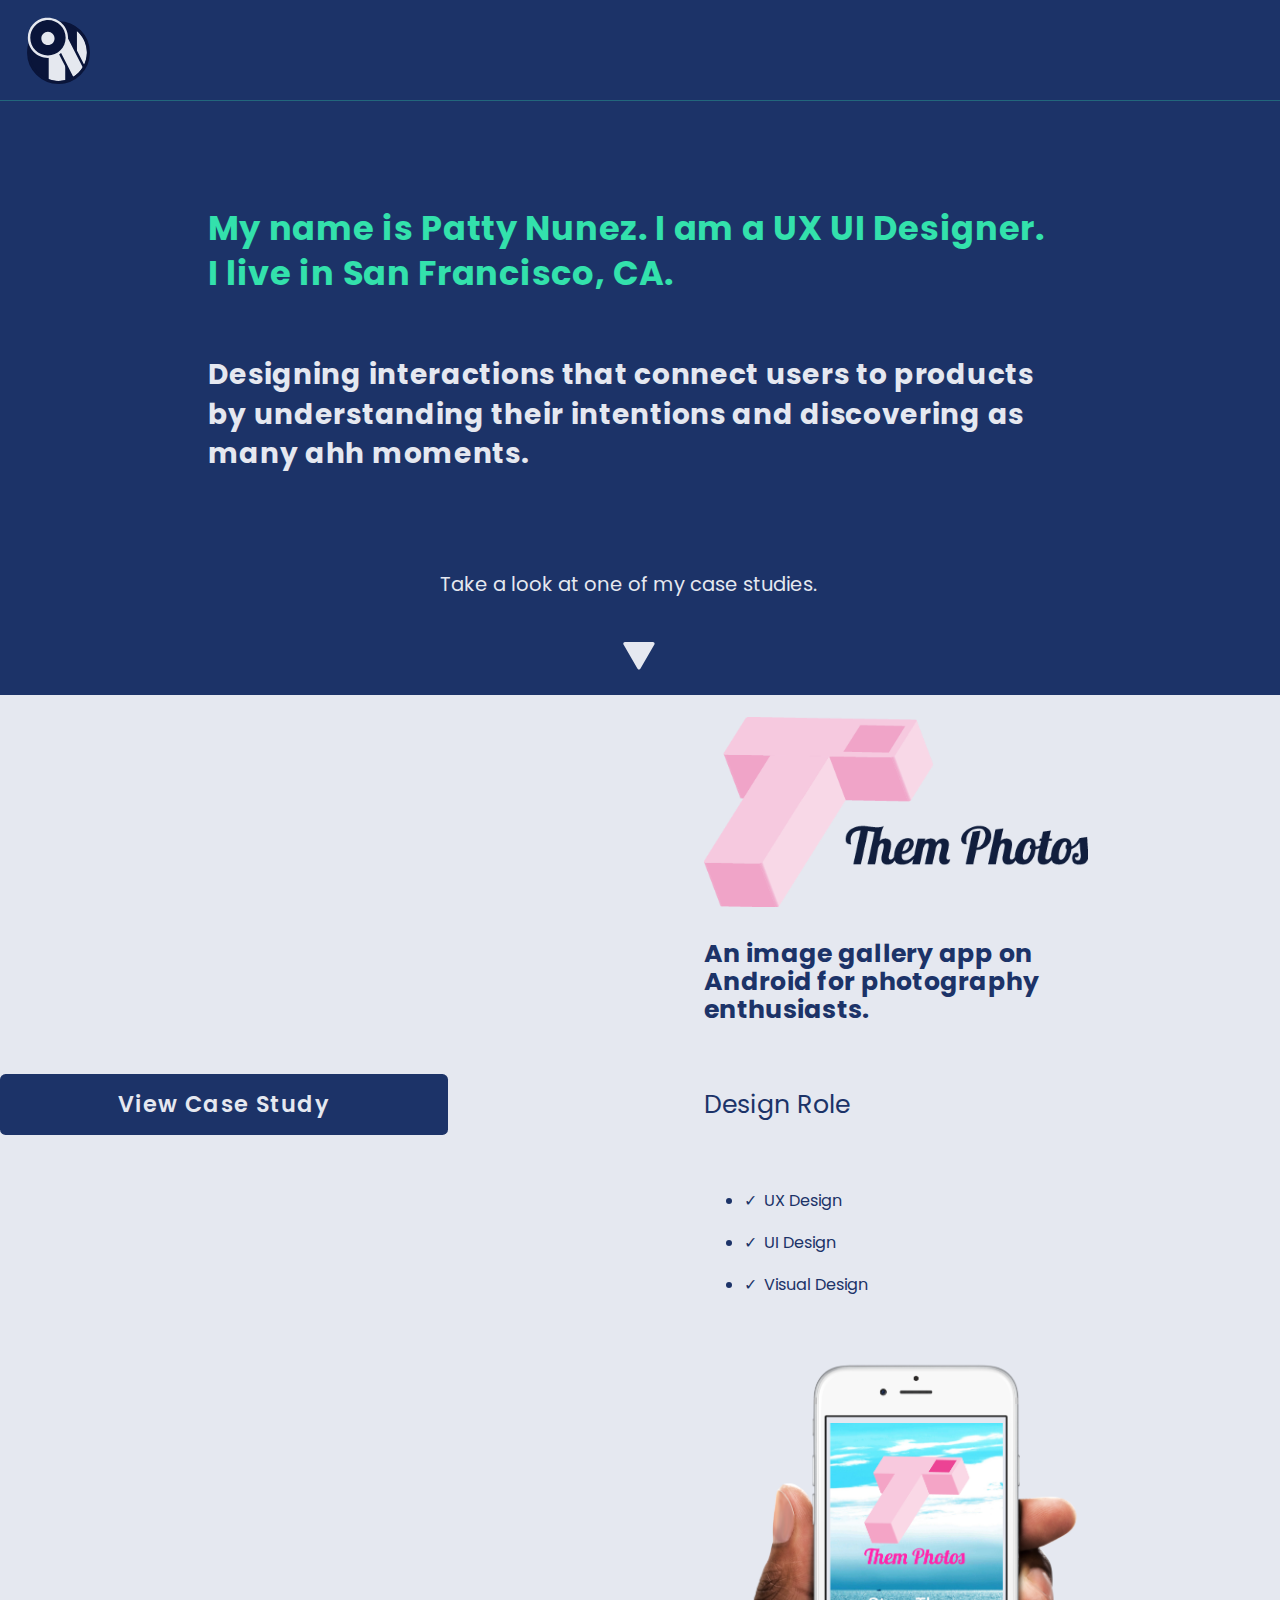
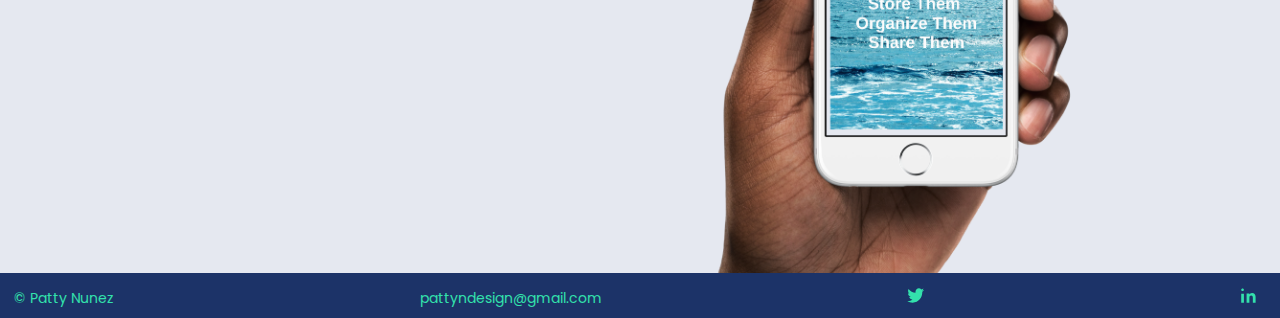
<file: index.html>
<!DOCTYPE html>
<html lang="en" dir="ltr">
  <html>

    <head>
      <title>Patty Nunez UXUI Designer</title>
      <meta name="viewport" content="width=device-width, initial-scale=1">
      <link rel="stylesheet" href="styles/reset.css">
      <link rel="stylesheet" href="styles/main.css">
      <script src="main.js"></script>
      <link href='https://fonts.googleapis.com/css?family=Poppins'
      rel='stylesheet'>
  <link rel="stylesheet"
      href="https://cdnjs.cloudflare.com/ajax/libs/font-awesome/4.7.0/css/font-awesome.min.css">
    </head>
    <body>
        <!--logo-->
        <!--logo-->
        <div class="navwrap">  
            <div class="top-wrap">
             <a href="index.html"><img src="images/pnbluebetty.svg"
                 alt="Patty Nunez Logo PN disc" /> </a>
           </div> 
           <!--navigation-->
                <nav>  
                   <label for="hamburger">&#9776;</label>
                   <input type="checkbox" id="hamburger"/>
                   <ul> 
                       <li>
                           <a class="active" href="index.html">Projects</a>
                       </li>
                       <li>
                           <a href="about.html">About</a>
                       </li>
                       <li>
                           <a href="contact.html">Contact</a>
                       </li>
                   </ul>
 
              </nav></div>
        <section class="hero">
          <h1>My name is Patty Nunez.
            I am a UX UI Designer.
          I live in San Francisco, CA.</h1>
          <h3>Designing interactions that connect
            users to products by understanding their intentions and discovering as many ahh moments.
          </h3>
            <p>Take a look at one of my case studies.</p>
                  <img src="images/arrowScrollDown.svg" />
        </section>

      <!--caseStudy link actionable item-->
        <!--homePage caseStudy gallery scrolling (future set-up)-->
        <section class="flushBtm">
            <img class="image-fit" src="images/caseStudy-1/tp-logo.png" />
            <h3>An image gallery app on Android for photography enthusiasts.
            </h3>
            <button>
             <a href="case-study-1.html"> View Case Study</a>
            </button>
            <!--design role list-->
            <h4>Design Role</h4>
            <ul class="check">
              <li>UX Design</li>
              <li>UI Design</li>
              <li>Visual Design</li>
            </ul>
            <!--the image for future home page portfolio view-->
            <img class="image-fit" src="images/caseStudy-1/handPhone.png"
              alt="A hand holding a mobile phone a photo of the ocean with Them Photos slogan, store them, organize them, share them" />
        </section>
     
      <!--footer-->
          <footer class="blue btm-bar">
         <p>&copy; Patty Nunez</p>
         <p> <a href="mailto:pattyndesign@gmail.com">pattyndesign@gmail.com </a>
       </p>
       <p>
        <a href="https://twitter.com/patricianunez" target="_blank"><img src="images/twitter.svg" alt="twitter account"></a>
       </p>
       <p>
       <a href="https://www.linkedin.com/in/pattynunez/" target="_blank" alt="linkedin account"> <img src="images/linkedin.svg" /> </a>
       </p>
          </footer>

          <!--END HOME PAGE-->
    </body>

  </html>
</file>
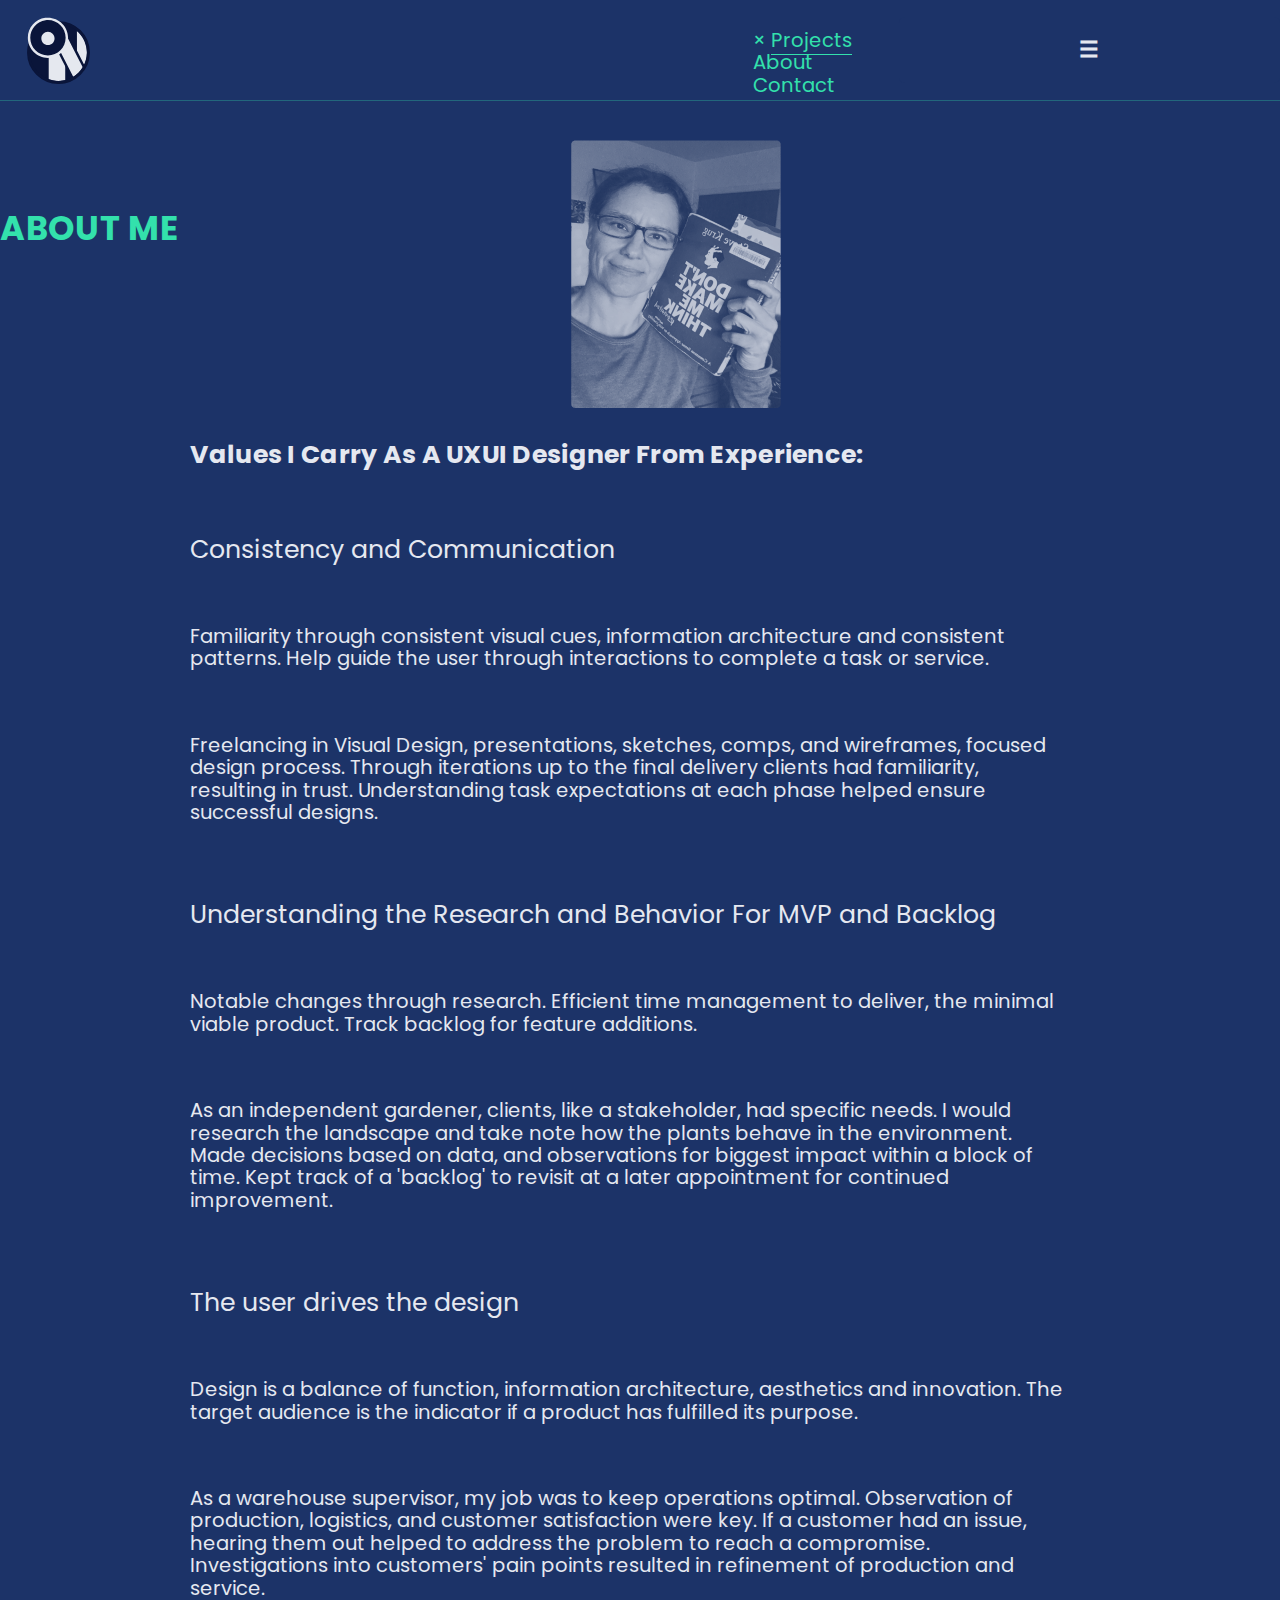
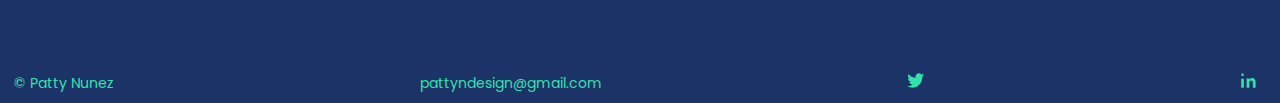
<file: about.html>
<!DOCTYPE html>
<html lang="en" dir="ltr">

    <html>

        <head>

            <script async
                src="https://www.googletagmanager.com/gtag/js?id=UA-155235613-1"></script>
            <script>
                window.dataLayer = window.dataLayer || [];
                function gtag() { dataLayer.push(arguments); }
                gtag('js', new Date());

                gtag('config', 'UA-155235613-1');
            </script>
            <title>Patty Nunez UXUI Designer- About Me</title>
            <meta name="viewport" content="width=device-width, initial-scale=1">
            <meta charset="utf-8" />
            <link rel="stylesheet" href="styles/reset.css">
            <link rel="stylesheet" href="styles/main.css">
            <script src="main.js"></script>
            <link href='https://fonts.googleapis.com/css?family=Poppins'
                rel='stylesheet'>
            <link rel="stylesheet"
                href="https://cdnjs.cloudflare.com/ajax/libs/font-awesome/4.7.0/css/font-awesome.min.css">
        </head>

        <body>
            <!--logo-->
            <div class="navwrap">
                <div class="top-wrap">
                    <a href="index.html"><img src="images/pnbluebetty.svg"
                            alt="Patty Nunez Logo PN disc" /> </a>
                </div>
                <!--navigation-->
                <nav id="navpanel" class="menupanel">
                    <a href="javascript:void(0)" class="closebtn"
                        onclick="closeNav()">&times;</a>

                    <a href="case-studies.html" class="active">Projects</a>
                    <a href="about.html">About</a>
                    <a href="contact.html">Contact</a>

                </nav>
                <!--thetastybuger-->
                <button class="openbtn" onclick="openNav()">&#9776; </button>
            </div>
            <!--About me photo-->
            <section class="about">
                <h1>
                    ABOUT ME
                </h1>
                <img src="images/about/Photo.png"
                    alt="photo of me being silly with the book -don't make me think">

                <h3>Values I Carry As A UXUI Designer From Experience:</h3>


                <!--values -->
                <h4>Consistency and Communication</h4>
<p>Familiarity through consistent visual cues, information architecture and consistent patterns. Help guide the user through interactions to complete a task or service. </p>
<p>
Freelancing in Visual Design, presentations, sketches, comps, and wireframes, focused design process. Through iterations up to the final delivery clients had familiarity, resulting in trust. Understanding task expectations at each phase helped ensure successful designs.</p>

 <h4>Understanding the Research and Behavior For MVP and Backlog</h4>
<p>Notable changes through research. Efficient time management to deliver, the minimal viable product. Track backlog for feature additions.</p> 
<p>
As an independent gardener, clients, like a stakeholder, had specific needs. I would research the landscape and take note how the plants behave in the environment. Made decisions based on data, and observations for biggest impact within a block of time. Kept track of a 'backlog' to revisit at a later appointment for continued improvement.</p>

                <h4>The user drives the design</h4>
<p>Design is a balance of function, information architecture, aesthetics and innovation. The target audience is the indicator if a product has fulfilled its purpose.</p>
<p>
As a warehouse supervisor, my job was to keep operations optimal. Observation of production, logistics, and customer satisfaction were key. If a customer had an issue, hearing them out helped to address the problem to reach a compromise. Investigations into customers' pain points resulted in refinement of production and service.</p>

            </section>

            <!--footer-->
            <footer class="blue btm-bar">
                <p>&copy; Patty Nunez</p>
                <p> <a href="mailto:pattyndesign@gmail.com">pattyndesign@gmail.com
                    </a>
                </p>
                <p>
                    <a href="https://twitter.com/patricianunez" target="_blank" ><img src="images/twitter.svg" /></a>
                </p>
                <p>
                   <a href="https://www.linkedin.com/in/pattynunez/"  target="_blank"> <img src="images/linkedin.svg" /></a>
                </p>
            </footer>
            <!--END HOME PAGE-->





        </body>

    </html>
</file>
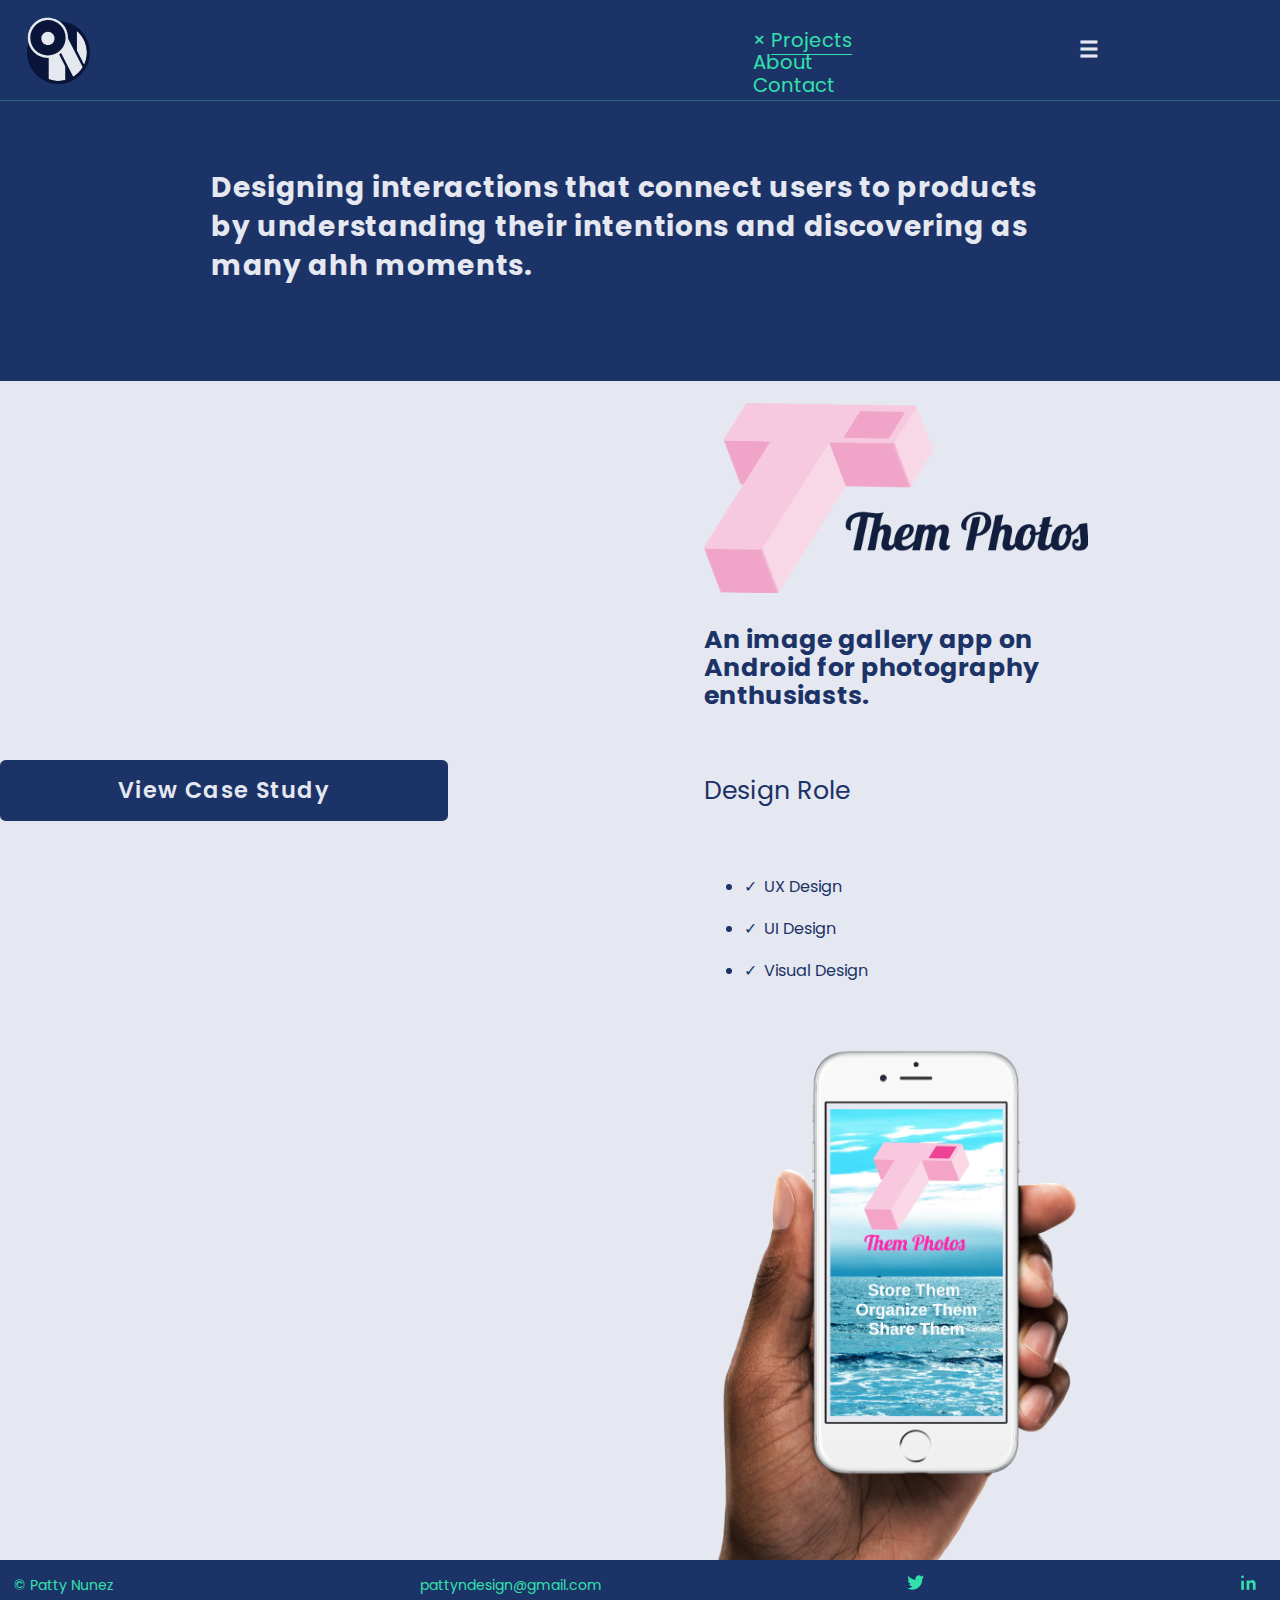
<file: case-studies.html>
<!DOCTYPE html>
<html lang="en" dir="ltr">
  <html>

    <head>

      <script async
        src="https://www.googletagmanager.com/gtag/js?id=UA-155235613-1"></script>
      <script>
        window.dataLayer = window.dataLayer || [];
        function gtag() { dataLayer.push(arguments); }
        gtag('js', new Date());

        gtag('config', 'UA-155235613-1');
      </script>
      <title>Patty Nunez UXUI Designer</title>
      <meta name="viewport" content="width=device-width, initial-scale=1">
      <link rel="stylesheet" href="styles/reset.css">
      <link rel="stylesheet" href="styles/main.css">
      <script src="main.js"></script>
      <link href='https://fonts.googleapis.com/css?family=Poppins'
        rel='stylesheet'>
      <link rel="stylesheet"
        href="https://cdnjs.cloudflare.com/ajax/libs/font-awesome/4.7.0/css/font-awesome.min.css">
    </head>

    <body>
      <!--logo-->
      <div class="navwrap">
        <div class="top-wrap">
          <a href="index.html"><img src="images/pnbluebetty.svg"
              alt="Patty Nunez Logo PN disc" /> </a>
        </div>
        <!--navigation-->
        <nav id="navpanel" class="menupanel">
          <a href="javascript:void(0)" class="closebtn"
            onclick="closeNav()">&times;</a>

          <a href="case-studies.html" class="active">Projects</a>
          <a href="about.html">About</a>
          <a href="contact.html">Contact</a>

        </nav>
        <!--thetastybuger-->
        <button class="openbtn" onclick="openNav()">&#9776; </button>
      </div>

      <section class="hero">
        <h3>Designing interactions that connect
          users to products by understanding their intentions and discovering as
          many ahh moments.
        </h3>
      </section>

      <!--caseStudy link actionable item-->
      <!--homePage caseStudy gallery scrolling (future set-up)-->
      <section class="flushBtm">

        <img class="image-fit" src="images/caseStudy-1/tp-logo.png" />
        <h3>An image gallery app on Android for photography enthusiasts.
        </h3>
        <button>
          <a href="case-study-1.html"> View Case Study</a>
        </button>
        <!--design role list-->
        <h4>Design Role</h4>
        <ul class="check">
          <li>UX Design</li>
          <li>UI Design</li>
          <li>Visual Design</li>
        </ul>

        <!--the image for future home page portfolio view-->
        <img class="image-fit" src="images/caseStudy-1/handPhone.png"
          alt="A hand holding a mobile phone a photo of the ocean with Them Photos slogan, store them, organize them, share them" />

      </section>

      <!--footer-->
      <footer class="blue btm-bar">
        <p>&copy; Patty Nunez</p>
        <p> <a href="mailto:pattyndesign@gmail.com">pattyndesign@gmail.com
            </a>
        </p>
        <p>
            <a href="https://twitter.com/patricianunez" target="_blank" ><img src="images/twitter.svg" /></a>
        </p>
        <p>
           <a href="https://www.linkedin.com/in/pattynunez/"  target="_blank"> <img src="images/linkedin.svg" /></a>
        </p>
    </footer>

      <!--END HOME PAGE-->
    </body>

  </html>
</file>
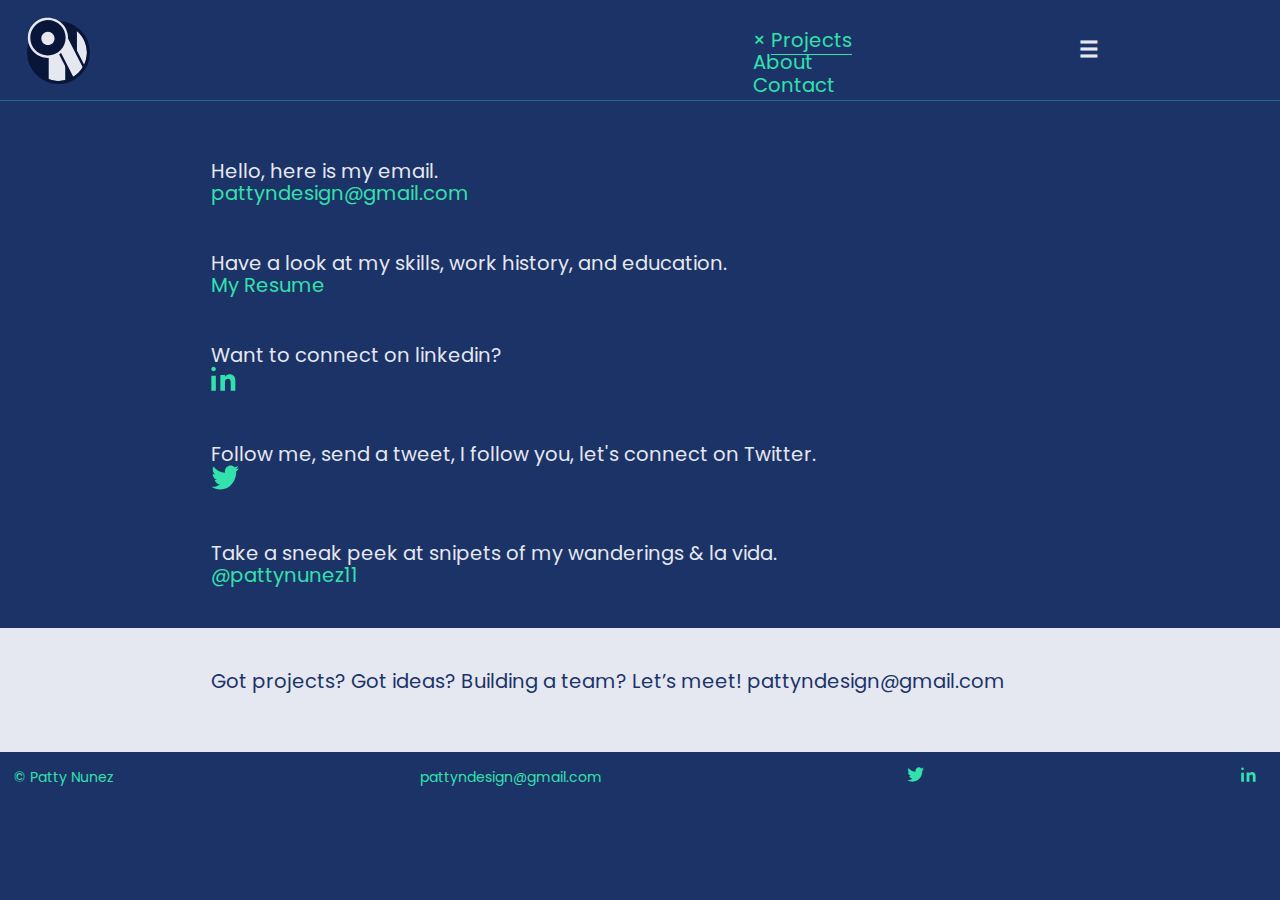
<file: contact.html>
<!DOCTYPE html>
<html lang="en" dir="ltr">
  <html>

    <head>
      <script async
        src="https://www.googletagmanager.com/gtag/js?id=UA-155235613-1"></script>
      <script>
        window.dataLayer = window.dataLayer || [];
        function gtag() { dataLayer.push(arguments); }
        gtag('js', new Date());

        gtag('config', 'UA-155235613-1');
      </script>
      <title>Patty Nunez UXUI Designer</title>
      <meta name="viewport" content="width=device-width, initial-scale=1">
      <link rel="stylesheet" href="styles/reset.css">
      <link rel="stylesheet" href="styles/main.css">
      <script src="main.js"></script>
      <link href='https://fonts.googleapis.com/css?family=Poppins'
        rel='stylesheet'>
      <link rel="stylesheet"
        href="https://cdnjs.cloudflare.com/ajax/libs/font-awesome/4.7.0/css/font-awesome.min.css">
    </head>

    <body>
      <!--logo-->
      <div class="navwrap">
        <div class="top-wrap">
          <a href="index.html"><img src="images/pnbluebetty.svg"
              alt="Patty Nunez Logo PN disc" /> </a>
        </div>
        <!--navigation-->
        <nav id="navpanel" class="menupanel">
          <a href="javascript:void(0)" class="closebtn"
            onclick="closeNav()">&times;</a>

          <a href="case-studies.html" class="active">Projects</a>
          <a href="about.html">About</a>
          <a href="contact.html">Contact</a>

        </nav>
        <!--thetastybuger-->
        <button class="openbtn" onclick="openNav()">&#9776; </button>
      </div>
      <section class="blue top-section">
        <p>Hello, here is my email.<br>
          <a href="mailto:pattyndesign@gmail.com">pattyndesign@gmail.com</a></p>

        <p> Have a look at my skills, work history, and education. <br>

          <a href="https://drive.google.com/open?id=1GD6GyMUlfUHCFw_vD5oaYOvxnl0it6MY"
            target="_blank"> My Resume</a></p>

        <p> Want to connect on linkedin? <br>
          <a href="https://www.linkedin.com/in/pattynunez/" target="_blank"
            alt="linkedin account"> <img src="images/linkedin.svg" /> </a></p>
        <p> Follow me, send a tweet, I follow you, let's connect on Twitter.
          <br>
          <a href="https://twitter.com/patricianunez" target="_blank"><img
              src="images/twitter.svg" alt="twitter account"></a></p>
        <p>Take a sneak peek at snipets of my wanderings & la vida. <br>
          <a href="https://www.instagram.com/pattynunez11/"> @pattynunez11</a>
        </p>
      </section>
      <section>
        <p class="buffer"> Got projects? Got ideas? Building a team? Let’s meet!
          pattyndesign@gmail.com</p>
      </section>
      <!--footer-->
      <footer class="blue btm-bar">
        <p>&copy; Patty Nunez</p>
        <p> <a href="mailto:pattyndesign@gmail.com">pattyndesign@gmail.com
            </a>
        </p>
        <p>
            <a href="https://twitter.com/patricianunez" target="_blank" ><img src="images/twitter.svg" /></a>
        </p>
        <p>
           <a href="https://www.linkedin.com/in/pattynunez/"  target="_blank"> <img src="images/linkedin.svg" /></a>
        </p>
    </footer>


      <!--END HOME PAGE-->
    </body>

  </html>
</file>
<file: styles/main.css>
@charset "utf-8";
@import url('https://fonts.googleapis.com/css?family=Poppins:400|Poppins:400');
/*add standard style to use for document*/

*{box-sizing: border-box;}

html { 
    font-size: 10px;
}

body {
    background-color: #1C3368;
    color: #1C3368;
    font-family: 'Poppins', sans-serif;
    font-size: 1.4rem;
    line-height: 1.6rem;
}

/*section 6columns Grid for all*/
section{
    background-color:#E5E8F0;
    display: grid;
    grid-auto-rows: auto;
    grid-template-columns: repeat(6,1fr);
    grid-gap: 8px;
    padding: 1.6rem;
    max-width: 100%;
}
/*allowing elements to spread to right margin*/
header, figure, .blue, h1, h2, h3, h4, h6, ul, .blue p, .hero {
    grid-column: 1 / span 6;
}

/*controling the size of the images viewer*/
.image-fit {
    width: 70vmin;
    grid-column: 1 / span 6;
}

/*control over large center images*/
.largeCenter {
    width: 75vw;
}
/*button primary*/
button {
    background-color: #1C3368;
    border: none;
    color:#E5E8F0;
    cursor: pointer;
    font-size: 1.6rem;
    letter-spacing: .1rem;
    font-weight: 600;
    margin: 1.2rem 0rem 1.2rem 0rem;
    padding: .8rem;
    border-radius: .4rem;
    text-align: center;
    text-decoration: none;
    width: 50vw;
  }
.hero button {
        background-color:#E5E8F0;
        color: #1C3368;
      }
  button a {
      color: #E5E8F0;
  }
/*link text color*/
a {
    color: #33E1AC;
    text-decoration: none;
}

/*Font h1-h6 sizes*/
h1{
    font-size: 2.8rem;
    font-weight: 700;
    line-height: 2rem;
    letter-spacing: .05rem;
    padding-top: 3.2rem;
}
.blue h1 {
    font-size: 2.8rem;
    font-weight: 700;
    line-height: 2rem;
    letter-spacing: .05rem;
    padding-top: 3.2rem;
}
 h2 {
    font-size: 2.2rem;
    font-weight: 700;
    line-height: 2rem;
    letter-spacing: .05rem;
    padding-top: 2.4rem;
}
h3 {
    font-size: 1.8rem;
    font-weight: bold;
    letter-spacing: .02rem;
    line-height: 2rem;   
}
h4 {
    font-size: 1.8rem;
    font-weight: normal;
    line-height: 2rem;
}
h5 {
    font-size: 1.6rem;
    line-height: 1.6rem;
}

h6 {
    font-size: 1rem;
}

/*font sizes for text, et all..*/
blockquote {
    color: #FF28B1;
    font-style: italic;
    font-size: 1.8rem;
    line-height: 2.4rem;
    padding: 0rem 0rem 0rem .9rem;
    grid-column: 1 / span 6;
    }

    .blue blockquote {
        color: #FF28B1;
        font-style: italic;
        font-size: 1.8rem;
        line-height: 2.4rem;
        grid-column: 1 / span 6;
        
        }

.xsmall-text {
    font-size: .9rem;
    padding: 0rem 0rem 0rem .9rem;
}
p {
    padding-bottom: 1.2rem;
    grid-column: 1 / 7;
}

/*Figure images containers*/
figure {
    font-size: 1.2rem;
    line-height: 1.6rem;
    font-size: 1.1rem;
    padding-bottom: 1.6rem;
}

figcaption {
    color: #E5E8F0;
    font-size: 1.2rem;
    letter-spacing: .03rem;
    padding-top: .5rem;
    padding-bottom: 1.8rem;
}

.blueType {
    color: #1C3368;
    font-size: 1.2rem;
    letter-spacing: .03rem;
    padding-top: .5rem;
    padding-bottom: 1.8rem;
}
/*selections adjustments for backgrnd color*/

.hero {
    background-color: #1C3368;
    color: #E5E8F0;
    max-width: 100%;
}

.flushBtm{
    padding-bottom: 0rem;
    max-width: 100%;
}
.blue {
    background-color: #1C3368;
    color: #E5E8F0;
}


.green {
    background-color: #33E1AC;
    color: #1C3368;
    max-width: 100%;
}

.quoteCredit {
  font-size: 1.2rem;
}
/*ul li */

ul{
 padding-bottom:1.6rem;
 padding-right: 1rem;
}

li {
    color: #1C3368;
    font-size: 1.15rem;
    line-height: 3rem;
}

/* ul li # list*/
.blue ol{
    padding-bottom:1.6rem;
   }
   
.blue ol li {
       color: #1C3368;
       font-size: 1.3rem;
       line-height: 2rem;
       font-weight: 200;
       padding-left: 1.2rem;
       list-style-position: inside;
       
   }

/*add titles to the list*/
ul[title]::before {
    content: attr(title);
    font-weight: 700;
    font-size: 1.6rem;
    line-height: 2.4rem;
    color: #1C3368;
}
/*add bullets / checks to the list & diff colors*/

.sym-blue ul {
    grid-column: 1 / span 6;
} 
.sym-blue ::before{
    color: #1C3368;
    content: "• ";
}

.sym ::before{
    color:#E5E8F0;
    content: "• ";
}

.check ::before{
    color: #1C3368;
    content: "\2713";
    padding-right: .5rem;
}

/*section Green background changes for sections and lists*/
.green ul {
    width: 90vw;
}

.green ul li{
    color: #1C3368;

}


.green ul[title]::before{
    color: #1C3368;
}

/*section Blue background changes for sections and lists*/

.blue ul li{
    color: #E5E8F0;
}
.blue .action-list ul ::before {
    content: "\271A";
    color: #E5E8F0;
}
.blue ul[title]::before {
    color: #E5E8F0;
}

.navwrap{
    background-color: #1C3368;
    display: inline-flex;
    width: 100%;
    position: fixed;
    border-bottom: .001rem solid rgba(51, 225, 172, .3);
    height: 7.2rem;
}

.top-wrap{
    width: 80%;
    height: 6.2rem;
    padding-left: 1.6rem;
    padding-top: 1rem;
}
.top-wrap img {
 height: 100%;
 align-self: center;
}

nav{
    align-self: center; 
    height: 6.2rem;
    padding-top: 1.6rem;
}

nav #hamburger {
    cursor: none;
    display: none;
}

nav label {
    cursor: pointer;
    color: #E5E8F0;
    font-style: normal;
    font-size: 400%;
}

nav ul li {
    display: block;
    position: relative;
}

nav ul li a {
    color: #E5E8F0;
    text-decoration: none;
}

.active {
    border-bottom:1px solid #33E1AC;
}

nav ul {
    display: none;
    position: absolute;
    background:rgba(19, 83, 194, 0.5);
    border-radius: .1rem;
    padding: 1rem;
}

nav input:checked ~ ul {
    display: block;
}



/*HEADER HERO STATEMENT special typefaces*/
.hero {
    padding-top: 10rem;
}

/*padding for the top section, to be viewed under fixed menu*/
.hero h1{  
    /* mobile-mission=hero-statement */
    font-weight: bold;
    font-size: 2.4rem;
    line-height: 3.2rem;
    color:  #33E1AC;
    grid-column: 1 /span 6;
}

.top-section {
    padding-top: 10rem;
}
.top-section p {
    padding-bottom: 0rem;
}

.hero h3 {
color: #E5E8F0;
font-weight: regular;
font-size: 2rem;
line-height: 2.8rem;
letter-spacing: .05rem;
padding-bottom: 3.2rem;
grid-column: 1 /span 6;
}

.hero p {
    grid-column: 1 / span 6;
    text-align: center;
}
.hero img {
    background-color: #1C3368;
    grid-column: 4;
    padding-right: 6rem;
}

/*section case study overview*/
/*for two col in desktop*/
.overview .left {
    grid-column: 1 / span 3 ;
}
.overview .right{
    grid-column: 4 / span 6;
}

.overview ul[title]::before{
    color:#1C3368;
}

/*section problem and solution*/
.spread-left-content{
    grid-column: 1 /span 6; 
    }
.spread-right-content{
    grid-column: 1 /span 6; 
    }

/*User Flows imgs need to be bigger than most*/
.widthClass{
    grid-template-columns: repeat(6,1fr);
    grid-column: 1 / span 6;
}
.widthClass img {
    width: 80vw;
}


.side-side img {
    width: 45%;
    padding: 0rem .4rem;
}
.side-side {
    grid-column: 1 /span 6;
    width:100%;
}


/*Blue White Border Table*/
.tableH {
    color: #E5E8F0;
    padding: 1.6rem;
}

.Rows-4cols {
    display:flex;
    flex-wrap: wrap;
    padding: 0;
    margin: 0 1.6rem 0 1.6rem;
}
/*4row*/
.cell {
    border: solid .15rem #E5E8F0;
    box-sizing: border-box;
    flex-grow: 1;
    list-style: none;
    overflow: hidden; 
    padding: 1rem 1rem;
    width: 25%; 
  }
.cell-top {
    background-color: #E5E8F0;
    border: .15rem solid #1C3368;
    flex-grow: 1;
    list-style: none;
    overflow: hidden; 
    padding: 1rem 1rem;
    width: 25%; 
}
  .Rows-4cols h5 {
    color: #E5E8F0;
    font-size: 1.1rem;
    line-height: 1.3rem;
    padding-bottom: 1.6rem; 
}

.Rows-4cols .cell-top h5 {
    color: #1C3368;
}

.Rows-4cols .cell-box-color h5 {
    color: #1C3368;
    font-weight: 700;
    letter-spacing: .1rem;
}
.cell-box-color {
    background-color: #33E1AC;
    border: .15rem solid #E5E8F0;
    flex-grow: 1;
    list-style: none;
    overflow: hidden; 
    padding: 1rem 1rem;
    width: 25%; 
}

/*instead of div div just used br and targeted for spacing*/


/*Key Market Validation*/

/*stat styles here*/
.statInfo {
    row-gap: 1.2rem;
    color: #E5E8F0;
}
.statInfo h2 {
    padding-top: 3.2rem;
}
.statInfo p {
    line-height: 1.6rem;
    padding-bottom: 0rem;
    }
.stat-green{
        color: #1C3368;
    }
.statInfo .xsmall-text {
    padding-bottom: 1.6rem;
}
.stat ul[title]::before{
    color:#E5E8F0;
}
.stat li {
    color: #E5E8F0;
    font-size: 1.8rem;
    letter-spacing: .05rem;
    line-height: 2.4rem;
    font-style: italic;
    padding-bottom: 1.6rem;
    border-left: .2rem solid #33E1AC;
}

.percent{
    font-size: 1.8rem;
    font-weight: bold;
    padding-right: 1.5rem;
}
.green-list li{
    color: #1C3368;
}
.action-list {
    grid-column: 1 / 7;
}


.action-list li {
    color: #E5E8F0;
    font-size: 1.2rem;
    line-height: 2.2rem;
}
.action-list ::before {
    content: "\271A";
    color: #E5E8F0;
}

/*personas*/

.block-name {
    background-color: #1C3368;
    color: #E5E8F0;
    padding: 1.6rem 0rem 0rem 1.2rem;
    width: 40vw;
    grid-column: 1 / span 6;
    vertical-align: center;
}

.persona img {
    border-bottom:.2rem solid #FF28B1;
    grid-column: 1 / span 6;
}

.next-row {
    width: 100%;
}
.large-img-settings img{
    width: 40%;
}

/*about page*/
.about{
    background-color: #1C3368;
    padding-top: 10rem;
    color: #E5E8F0;
}

.about p{
    color: #E5E8F0;
}

.about h1{  
    /* mobile-mission=hero-statement */
    font-weight: bold;
    font-size: 2.4rem;
    line-height: 3.2rem;
    color:  #33E1AC;
    grid-column: 1 /span 6;
}


/* adding flex to the footer*/

footer{
    height: 3.2rem;
}
.btm-bar {
    display: flex;
    justify-content: space-between;
    max-width: 100%;
}
.btm-bar p{
    color: #33E1AC;
    font-size: 1.0rem;
    padding: 0 1rem 0 1rem;
}

.btm-bar img{
    width: 60%;
}


/* responsive refractoring */

/* tablet portrait & landscape */
@media only screen and (min-device-width : 700px) {
html {
    font-size: 12px;
}
section {
    padding-left: 4rem;
}

/*menu*/
.top-wrap img{
    max-width: 10vw;
   }
nav{
    grid-column: 5 / span 8;
}
/*burger*/
nav label {
    display:none;
}

nav ul li {
    display: inline;
}

nav ul {
    background:none;
    display: inline-flex;
    justify-content: space-evenly;
    padding-bottom: 0rem;
}

button {
    max-width: 70%;
    grid-column: 1;
  }

/*homepage image*/
.flushBtm img {
    grid-column: 1;
}

.image-fit, .persona .image-fit {
    width:50vw;
    grid-column: 4;
}

.widthClass{
    width: 80%;
}
.widthClass img {
    width: 80%;
}
.side-side {
    width: 60%;
}
/* Styles */ }

/* Desktops and laptops ----------- */

@media only screen

and (min-width : 1024px) {
html {
        font-size: 14px;
    }
section {
    grid-template-columns: repeat(12,1fr);
    padding-left: 0rem;
}

header, figure, h1, h2, h3, h4, h5, h6, ul, .hero h3, .navwrap, .hero h1, .hero p, .blue p, p, .blue h2, blockquote, .blue blockquote, ul, .action-list, .block-name, .flushBtm img {
    grid-column: 3 / span 8;
    max-width: 100%;
}
.top-wrap{
    grid-column: 2;
    width: 100%;
}

.top-wrap img{
    max-width: 8vw;
   }

nav{
    grid-column: 8;
}

.hero img{
    grid-row: 4;
    grid-column: 7;
}

.image-fit, .persona .image-fit {
 width: 30vw;
 grid-column: 4 / span 10;
}

.flushBtm .image-fit img {
    grid-column: 7;
}
.widthClass{
    grid-column: 3 / span 12;
}
.widthClass img {
    width: 100%;
}
.side-side {
    grid-column: 3 / 12;
    width: 100%;
 
}
.side-side img {
    width: 40%;
}
/* Styles */ }
</file>
